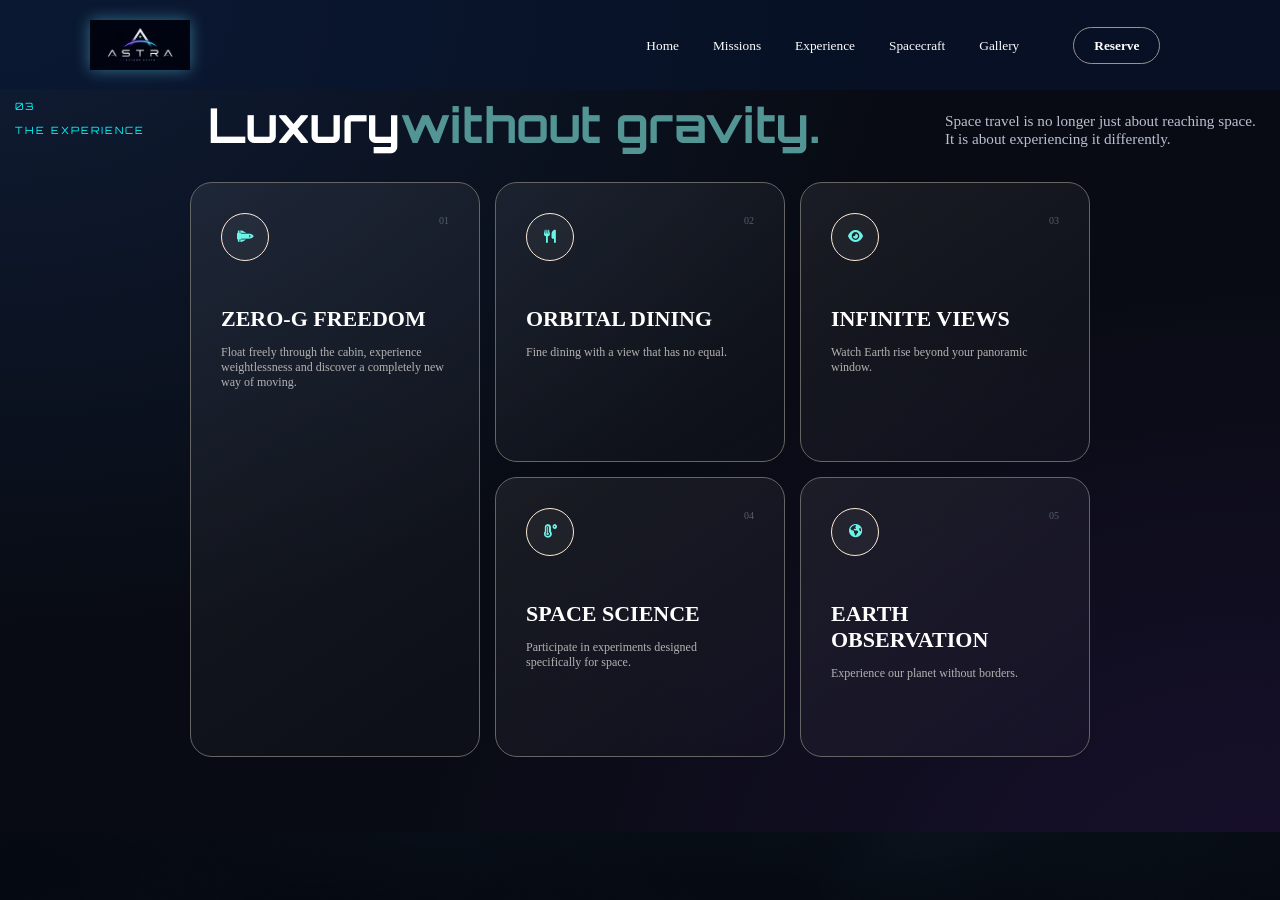
<file: experience.html>
<!DOCTYPE html>
<html lang="en">

<head>
    <meta charset="UTF-8">
    <meta name="viewport" content="width=device-width, initial-scale=1.0">
    <title>Experience</title>
    <link rel="stylesheet" href="style.css">
    <link rel="preconnect" href="https://fonts.googleapis.com">
    <link rel="preconnect" href="https://fonts.gstatic.com" crossorigin>
    <link
        href="https://fonts.googleapis.com/css2?family=Bebas+Neue&family=Doto:wght@100..900&family=Orbitron:wght@400..900&family=Oswald:wght@200..700&family=Roboto:ital,wght@0,100..900;1,100..900&display=swap"
        rel="stylesheet">
    <link rel="stylesheet" href="https://cdnjs.cloudflare.com/ajax/libs/font-awesome/6.5.2/css/all.min.css">
    <link rel="icon" type="image/png" href="./LOGO.png">
</head>

<body>
    <div class="hero">
        <header class="navbar">
            <div class="nav-wrapper">
                <a href="#home" class="logos">
                    <img src="./LOGO.png" alt="ASTRA logo" class="brand-logo">
                    <!-- <div class="logo-mark">
                        ✦ &nbsp;ASTRA
                    </div> -->
                </a>
                <nav class="navigation">
                    <a href="index.html">Home</a>
                    <a href="./mission.html">Missions</a>

                    <a href="./experience.html" target="_blank">Experience</a>

                    <a href="./spacecraft.html" target="_blank">Spacecraft</a>

                    <a href="./gallery.html" target="_blank">Gallery</a>

                    <a href="./reserve.html" class="nav-cta">Reserve</a>
                </nav>
            </div>
        </header>

        <!-- & experience -->
        <div class="experience" id="experience">
            <div class="section-heading">
                <div class="section-tag">03<br><br>THE EXPERIENCE</div>
                <h2>Luxury<span>without gravity.</span>
                </h2><br><br>
                <p>Space travel is no longer just about reaching space.
                    <br> It is about experiencing it differently.
                </p>
            </div>
            <div class="exp-grid">
                <div class="grid large">
                    <div class="logo"><i class="fa-solid fa-shuttle-space" style="color: rgb(107, 244, 231);"></i></div>
                    <span>01</span>
                    <h4>ZERO-G FREEDOM</h4>
                    <p class="pp2">Float freely through the cabin, experience weightlessness and discover a completely
                        new
                        way of moving.</p>
                    <!-- <a href="./mission.html">EXPLORE <i class="fa-solid fa-arrow-right" style="color: rgb(107, 244, 231);"></i></a> -->

                </div>
                <div class="grid">
                    <div class="logo"><i class="fa-solid fa-utensils" style="color: rgb(107, 244, 231);"></i></div>
                    <span>02</span>
                    <h4>ORBITAL DINING</h4>
                    <p class="pp2">Fine dining with a view that has no equal.</p>
                    <!-- <a href="">DISCOVER <i class="fa-solid fa-arrow-right" style="color: rgb(107, 244, 231);"></i></a> -->

                </div>
                <div class="grid">
                    <div class="logo"><i class="fa-solid fa-eye" style="color: rgb(107, 244, 231);"></i></div>
                    <span>03</span>
                    <h4>INFINITE VIEWS</h4>
                    <p class="pp2">Watch Earth rise beyond your panoramic window.</p>
                    <!-- <a href="">DISCOVER <i class="fa-solid fa-arrow-right" style="color: rgb(107, 244, 231);"></i></a> -->

                </div>
                <div class="grid">
                    <div class="logo"><i class="fa-solid fa-temperature-high" style="color: rgb(107, 244, 231);"></i>
                    </div>
                    <span>04</span>
                    <h4>SPACE SCIENCE</h4>
                    <p class="pp2">Participate in experiments designed specifically for space.</p>
                    <!-- <a href="">DISCOVER <i class="fa-solid fa-arrow-right" style="color: rgb(107, 244, 231);"></i></a> -->
                </div>
                <div class="grid">
                    <div class="logo"><i class="fa-solid fa-earth-americas" style="color: rgb(107, 244, 231);"></i>
                    </div>
                    <span>05</span>
                    <h4>EARTH OBSERVATION</h4>
                    <p class="pp2">Experience our planet without borders.</p>
                    <!-- <a href="">DISCOVER <i class="fa-solid fa-arrow-right" style="color: rgb(107, 244, 231);"></i></a> -->

                </div>
            </div>
        </div>

</body>

</html>
</file>
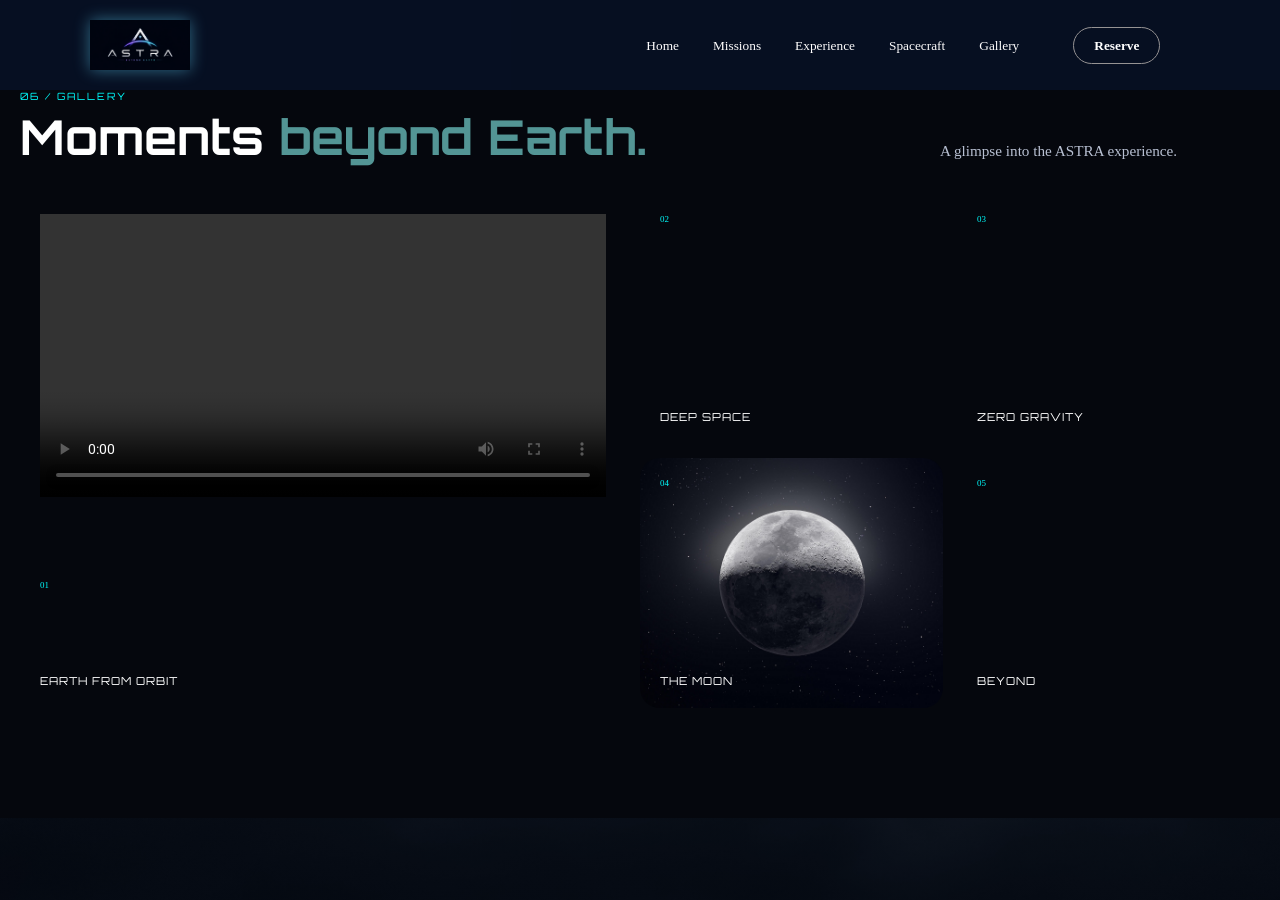
<file: gallery.html>
<!DOCTYPE html>
<html lang="en">

<head>
    <meta charset="UTF-8">
    <meta name="viewport" content="width=device-width, initial-scale=1.0">
    <title>Gallery</title>
    <link rel="stylesheet" href="style.css">
    <link rel="preconnect" href="https://fonts.googleapis.com">
    <link rel="preconnect" href="https://fonts.gstatic.com" crossorigin>
    <link
        href="https://fonts.googleapis.com/css2?family=Bebas+Neue&family=Doto:wght@100..900&family=Orbitron:wght@400..900&family=Oswald:wght@200..700&family=Roboto:ital,wght@0,100..900;1,100..900&display=swap"
        rel="stylesheet">
    <link rel="stylesheet" href="https://cdnjs.cloudflare.com/ajax/libs/font-awesome/6.5.2/css/all.min.css">
    <link rel="icon" type="image/png" href="./LOGO.png">
</head>

<body>
    <div class="hero">
        <header class="navbar">
            <div class="nav-wrapper">
                <a href="#home" class="logos">
                    <img src="./LOGO.png" alt="ASTRA logo" class="brand-logo">
                    <!-- <div class="logo-mark">
                        ✦ &nbsp;ASTRA
                    </div> -->
                </a>
                <nav class="navigation">
                    <a href="index.html">Home</a>
                    <a href="./mission.html">Missions</a>

                    <a href="./experience.html" target="_blank">Experience</a>

                    <a href="./spacecraft.html" target="_blank">Spacecraft</a>

                    <a href="./gallery.html" target="_blank">Gallery</a>

                    <a href="./reserve.html" class="nav-cta">Reserve</a>
                </nav>
            </div>
        </header>

        <!-- & gallery -->
        <section class="gallery section" id="gallery">
            <div class="section-heading">
                <div>
                    <div class="section-tag">
                        06 / GALLERY
                    </div>
                    <h2>Moments
                        <span>beyond Earth.</span>
                    </h2>
                </div>
                <p>A glimpse into the ASTRA experience.</p>
            </div>
            <div class="gallery-grid">
                <div class="gallery-item gallery-main">
                    <video src="./201404-915375388_medium.mp4" controls loop autoplay></video>
                    <span>01</span>
                    <div>EARTH FROM ORBIT</div>
                </div>
                <div class="gallery-item gallery-two">
                    <span>02</span>
                    <div>DEEP SPACE</div>
                </div>
                <div class="gallery-item gallery-three">
                    <span>03</span>
                    <div>ZERO GRAVITY</div>
                </div>
                <div class="gallery-item gallery-four">
                    <span>04</span>
                    <div>THE MOON</div>
                </div>
                <div class="gallery-item gallery-five">
                    <span>05</span>
                    <div>BEYOND</div>
                </div>
            </div>
        </section>
</body>

</html>
</file>
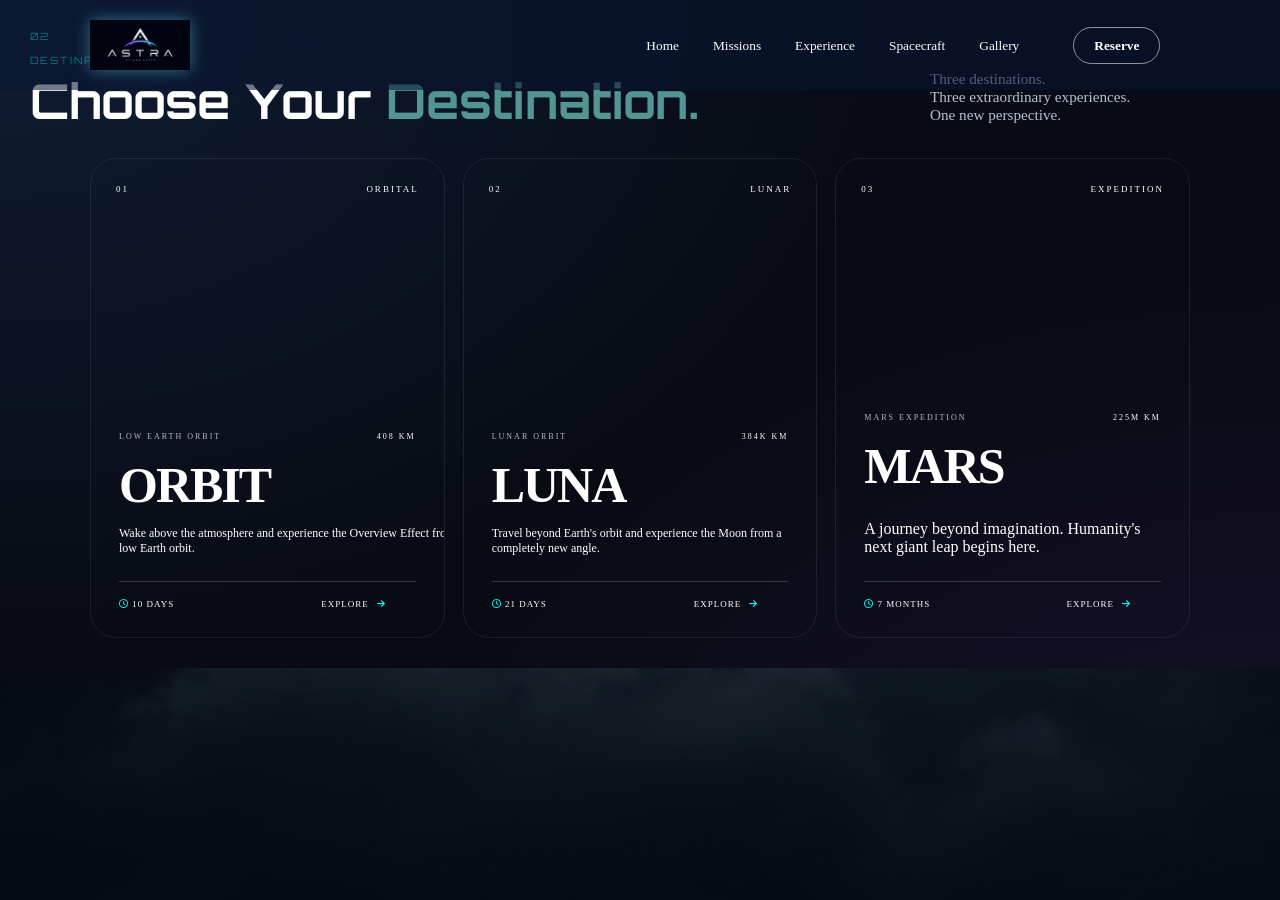
<file: mission.html>
<!DOCTYPE html>
<html lang="en">

<head>
    <meta charset="UTF-8">
    <meta name="viewport" content="width=device-width, initial-scale=1.0">
    <title>Mission</title>
    <link rel="stylesheet" href="style.css">
    <link rel="preconnect" href="https://fonts.googleapis.com">
    <link rel="preconnect" href="https://fonts.gstatic.com" crossorigin>
    <link
        href="https://fonts.googleapis.com/css2?family=Bebas+Neue&family=Doto:wght@100..900&family=Orbitron:wght@400..900&family=Oswald:wght@200..700&family=Roboto:ital,wght@0,100..900;1,100..900&display=swap"
        rel="stylesheet">
    <link rel="stylesheet" href="https://cdnjs.cloudflare.com/ajax/libs/font-awesome/6.5.2/css/all.min.css">
    <link rel="icon" type="image/png" href="./LOGO.png">
</head>

<body>
    <div class="hero">
        <header class="navbar">
            <div class="nav-wrapper">
                <a href="#home" class="logos">
                    <img src="./LOGO.png" alt="ASTRA logo" class="brand-logo">
                    <!-- <div class="logo-mark">
                        ✦ &nbsp;ASTRA
                    </div> -->
                </a>
                <nav class="navigation">

                    <a href="index.html">Home</a>
                    <a href="./mission.html">Missions</a>

                    <a href="./experience.html" target="_blank">Experience</a>

                    <a href="./spacecraft.html" target="_blank">Spacecraft</a>

                    <a href="./gallery.html" target="_blank">Gallery</a>

                    <a href="./reserve.html" class="nav-cta">Reserve</a>
                </nav>
            </div>
        </header>

        <!-- & mission & -->

        <div class="destination" id="missions">

            <div class="section-heading">
                <div>
                    <div class="section-tag">
                        02<br><br>DESTINATIONS
                    </div>
                    <h2>Choose Your
                        <span>Destination.</span>
                    </h2>
                </div>
                <p>Three destinations. <br>Three extraordinary experiences.<br> One new perspective.</p>
            </div>
            <div class="mission-grid">
                <div class="mission-card orbit">
                    <div class="mission-bg"></div>
                    <div class="mission-top">
                        <span>01</span>
                        <span>ORBITAL</span>
                    </div>
                    <div class="mission-content">
                        <div class="mission-meta">
                            LOW EARTH ORBIT
                            <span>408 KM</span>
                        </div>
                        <h3>
                            ORBIT
                        </h3>
                        <p>
                            Wake above the atmosphere
                            and experience the Overview
                            Effect from low Earth orbit.
                        </p>
                        <div class="mission-footer">
                            <span>
                                <i class="fa-regular fa-clock"></i>
                                10 DAYS
                            </span>
                            <a href="#contact">
                                EXPLORE
                                <i class="fa-solid fa-arrow-right"></i>
                            </a>
                        </div>
                    </div>
                </div>
                <div class="mission-card moon">
                    <div class="mission-bg"></div>
                    <div class="mission-overlay"></div>
                    <div class="mission-top">
                        <span>
                            02
                        </span>
                        <span>
                            LUNAR
                        </span>
                    </div>
                    <div class="mission-content">
                        <div class="mission-meta">
                            LUNAR ORBIT
                            <span>384K KM</span>
                        </div>
                        <h3>
                            LUNA
                        </h3>
                        <p>
                            Travel beyond Earth's orbit
                            and experience the Moon
                            from a completely new angle.
                        </p>
                        <div class="mission-footer">
                            <span>
                                <i class="fa-regular fa-clock"></i>
                                21 DAYS
                            </span>
                            <a href="#contact">
                                EXPLORE
                                <i class="fa-solid fa-arrow-right"></i>
                            </a>
                        </div>
                    </div>
                </div>
                <div class="mission-card mars">
                    <div class="mission-bg"></div>
                    <div class="mission-overlay"></div>
                    <div class="mission-top">
                        <span>
                            03
                        </span>
                        <span>
                            EXPEDITION
                        </span>
                    </div>
                    <div class="mission-content">
                        <div class="mission-meta">
                            MARS EXPEDITION
                            <span>225M KM</span>
                        </div>
                        <h3>
                            MARS
                        </h3>
                        </p>
                        A journey beyond imagination.
                        Humanity's next giant leap
                        begins here.
                        </p>
                        <div class="mission-footer">
                            <span>
                                <i class="fa-regular fa-clock"></i>
                                7 MONTHS
                            </span>
                            <a href="#contact">
                                EXPLORE
                                <i class="fa-solid fa-arrow-right"></i>
                            </a>
                        </div>
                    </div>
                </div>
            </div>
        </div>

    </div>
</body>

</html>
</file>
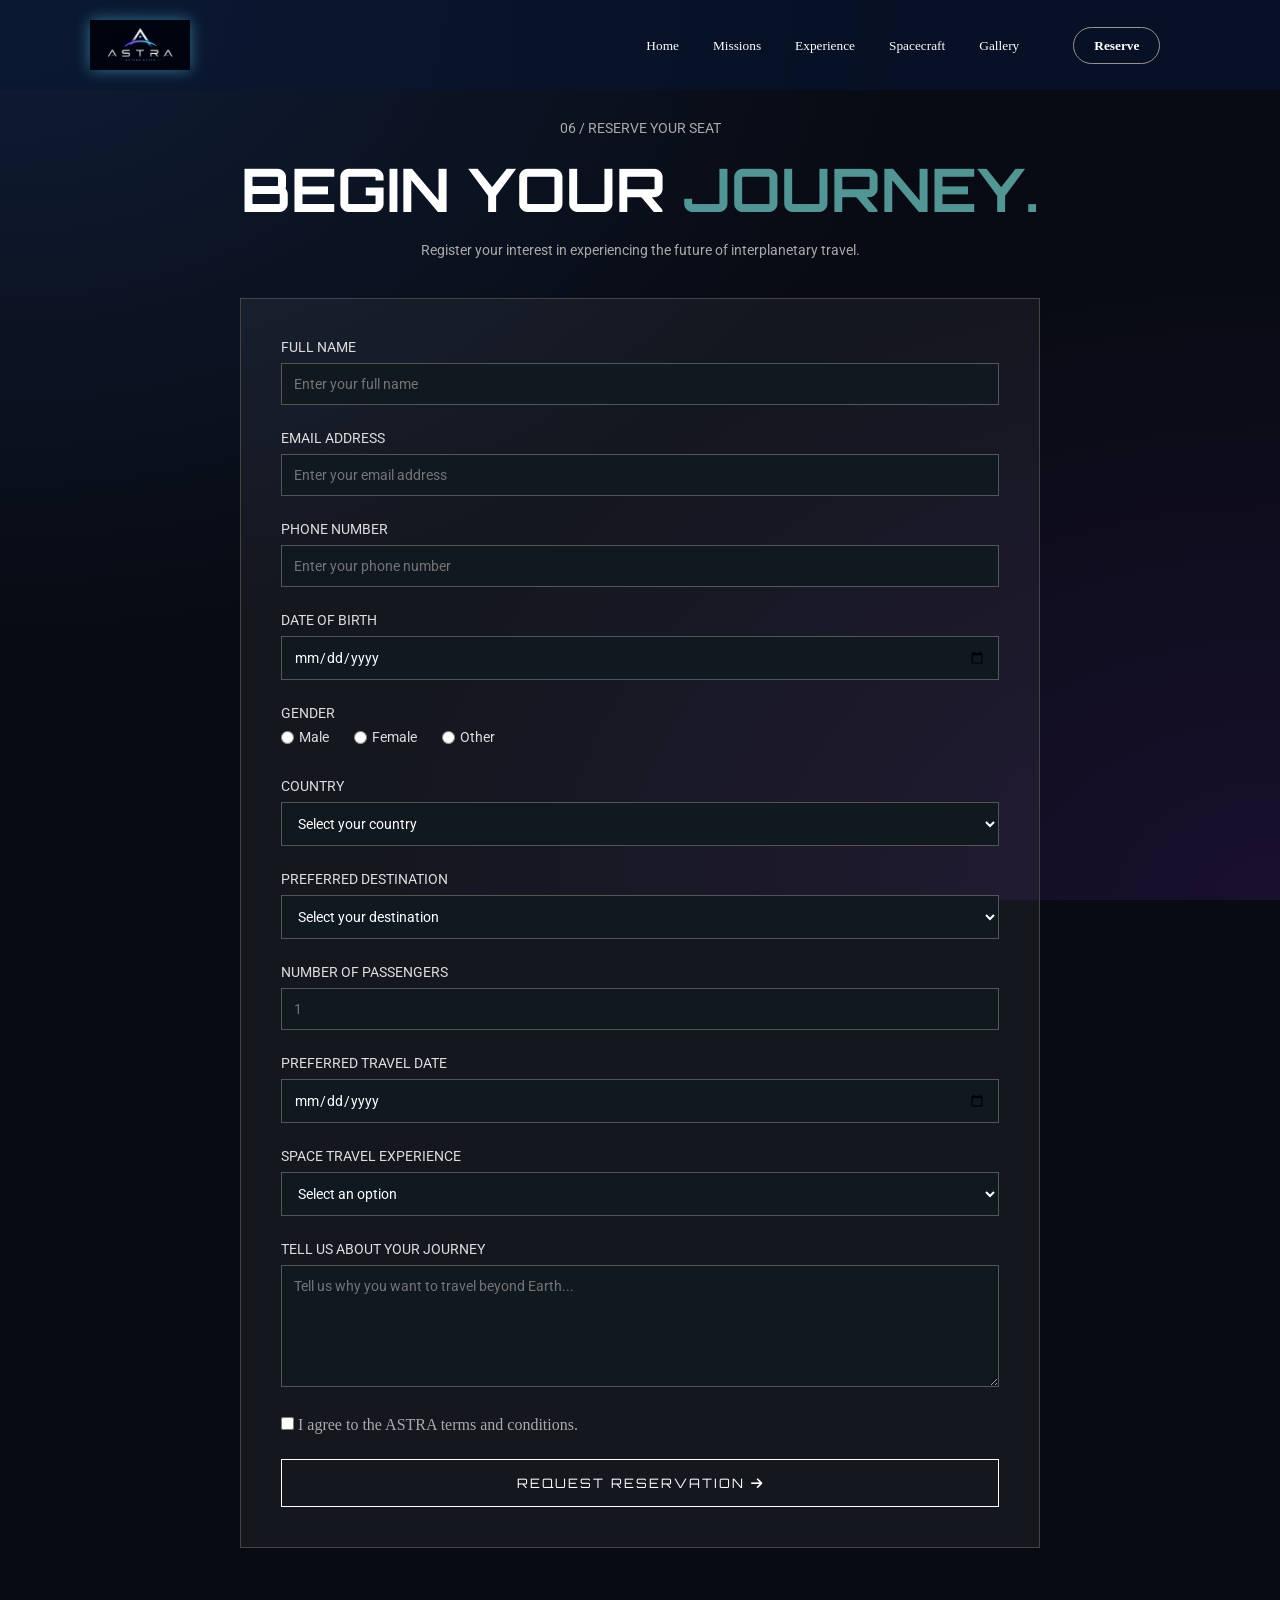
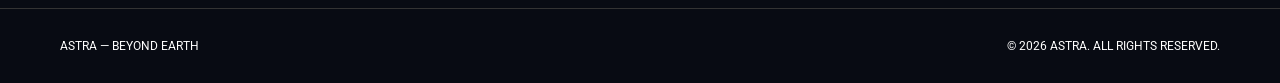
<file: registration.html>
<!DOCTYPE html>
<html lang="en">

<head>
    <meta charset="UTF-8">
    <meta name="viewport" content="width=device-width, initial-scale=1.0">
    <title>ASTRA</title>
    <link rel="stylesheet" href="style.css">
    <link rel="preconnect" href="https://fonts.googleapis.com">
    <link rel="preconnect" href="https://fonts.gstatic.com" crossorigin>
    <link
        href="https://fonts.googleapis.com/css2?family=Bebas+Neue&family=Doto:wght@100..900&family=Orbitron:wght@400..900&family=Oswald:wght@200..700&family=Roboto:ital,wght@0,100..900;1,100..900&display=swap"
        rel="stylesheet">
    <link rel="stylesheet" href="https://cdnjs.cloudflare.com/ajax/libs/font-awesome/6.5.2/css/all.min.css">
    <link rel="icon" type="image/png" href="./LOGO.png">
</head>

<body>
    <header class="navbar">
        <div class="nav-wrapper">
            <a href="#home" class="logos">
                <img src="./LOGO.png" alt="ASTRA logo" class="brand-logo">
                <!-- <div class="logo-mark">
                        ✦ &nbsp;ASTRA
                    </div> -->
            </a>
            <nav class="navigation">

                <a href="index.html">Home</a>

                <a href="./mission.html">Missions</a>

                <a href="./experience.html" target="_blank">Experience</a>

                <a href="./spacecraft.html" target="_blank">Spacecraft</a>

                <a href="./gallery.html" target="_blank">Gallery</a>

                <a href="./reserve.html" class="nav-cta">Reserve</a>
            </nav>
        </div>
    </header>
    <section class="registration">
        <div class="registration-heading">
            <p>06 / RESERVE YOUR SEAT</p>
            <h1>BEGIN YOUR<span> JOURNEY.</span></h1>
            <p>Register your interest in experiencing the future of interplanetary travel.</p>
        </div>
        <form action="">
            <div class="form-group">
                <label for="fullname">FULL NAME</label>
                <input type="text" id="fullname" name="fullname" placeholder="Enter your full name" required>
            </div>
            <div class="form-group">
                <label for="email">EMAIL ADDRESS</label>
                <input type="email" id="email" name="email" placeholder="Enter your email address" required>
            </div>
            <div class="form-group">
                <label for="phone">PHONE NUMBER</label>
                <input type="tel" id="phone" name="phone" placeholder="Enter your phone number" required>
            </div>
            <div class="form-group">
                <label for="dob">DATE OF BIRTH</label>
                <input type="date" id="dob" name="dob" required>
            </div>
            <div class="form-group">
                <label for="">GENDER</label>
                <div class="radio-group">
                    <label>
                        <input type="radio" name="gender" value="male">Male</label>
                    <label>
                        <input type="radio" name="gender" value="female">Female</label>
                    <label>
                        <input type="radio" name="gender" value="other">Other
                    </label>
                </div>
            </div>
            <div class="form-group">
                <label for="country">COUNTRY</label>
                <select id="country" name="country" required>
                    <option value="">Select your country</option>
                    <option value="india">India</option>
                    <option value="usa">United States</option>
                    <option value="uk">United Kingdom</option>
                    <option value="canada">Canada</option>
                    <option value="australia">Australia</option>
                    <option value="other">Other</option>
                </select>
            </div>
            <div class="form-group">
                <label for="destination">PREFERRED DESTINATION</label>
                <select id="destination" name="destination" required>
                    <option value="">Select your destination</option>
                    <option value="orbit">Low Earth Orbit</option>
                    <option value="moon">Lunar Experience</option>
                    <option value="mars">Mars Expedition</option>
                </select>
            </div>
            <div class="form-group">
                <label for="passengers">NUMBER OF PASSENGERS</label>
                <input type="number" id="passengers" name="passengers" min="1" max="10" placeholder="1" required>
            </div>
            <div class="form-group">
                <label for="travel-date">PREFERRED TRAVEL DATE</label>
                <input type="date" id="travel-date" name="travel-date" required>
            </div>
            <div class="form-group">
                <label for="experience">SPACE TRAVEL EXPERIENCE</label>
                <select id="experience" name="experience">
                    <option value="">Select an option</option>
                    <option value="first-time">First Space Journey</option>
                    <option value="experienced">Previous Space Experience</option>
                </select>
            </div>
            <div class="form-group">
                <label for="message">TELL US ABOUT YOUR JOURNEY</label>
                <textarea id="message" name="message" rows="6"
                    placeholder="Tell us why you want to travel beyond Earth..."></textarea>
            </div>
            <div class="terms">
                <label>
                    <input type="checkbox" name="terms" required>
                    I agree to the ASTRA
                    terms and conditions.
                </label>
            </div>
            <button type="submit" class="submit-btn">
                REQUEST RESERVATION
                <i class="fa-solid fa-arrow-right"></i>
            </button>
        </form>
    </section>

    <footer>
        <p>ASTRA — BEYOND EARTH</p>
        <p>© 2026 ASTRA. ALL RIGHTS RESERVED.</p>
    </footer>
</body>

</html>
</file>
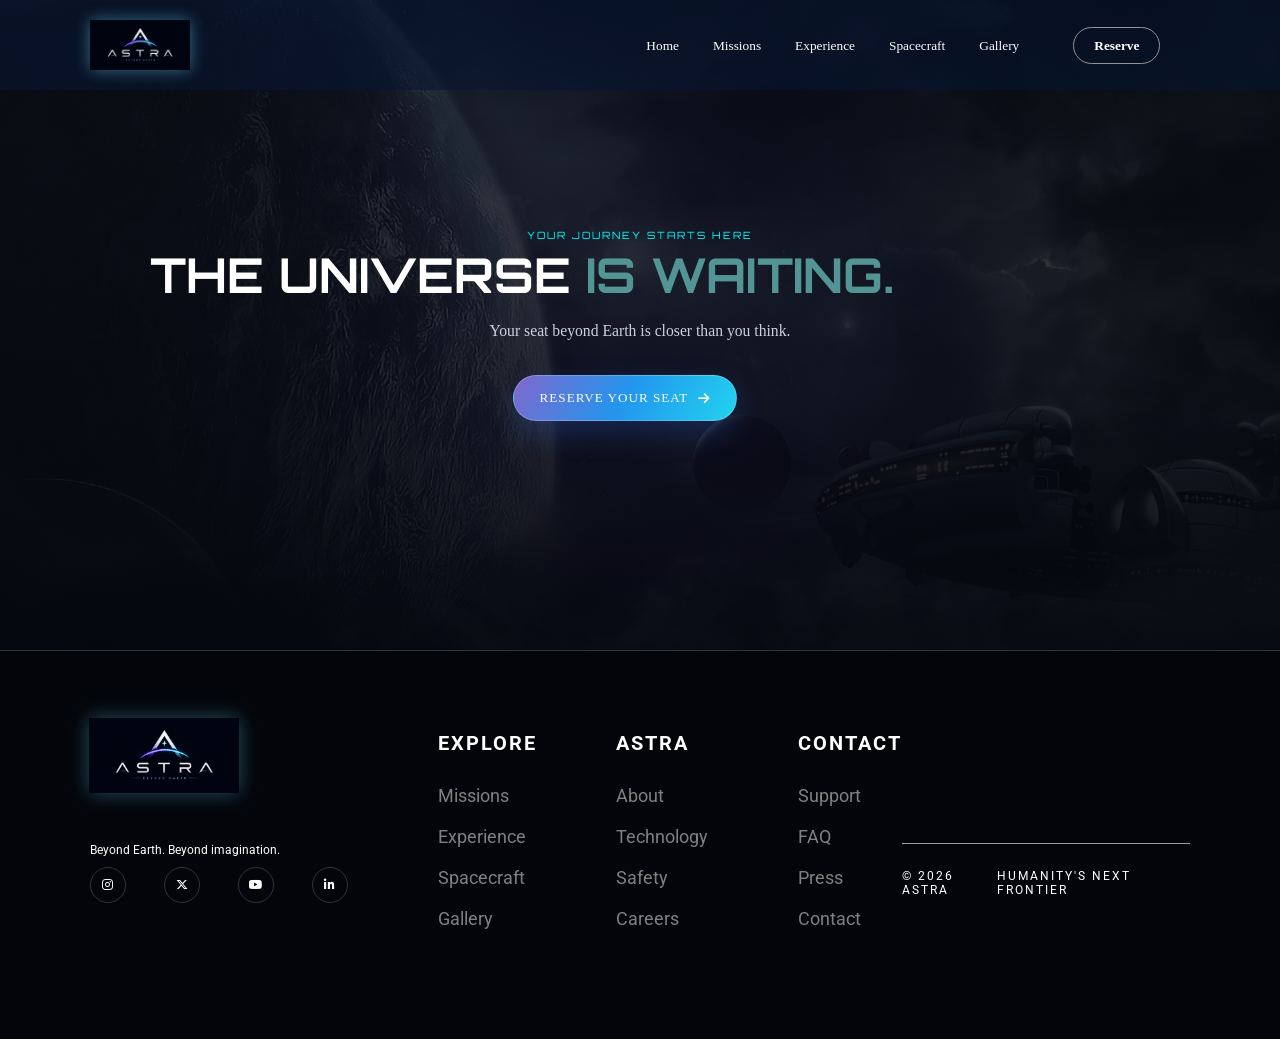
<file: reserve.html>
<!DOCTYPE html>
<html lang="en">

<head>
    <meta charset="UTF-8">
    <meta name="viewport" content="width=device-width, initial-scale=1.0">
    <title>ASTRA</title>
    <link rel="stylesheet" href="style.css">
    <link rel="preconnect" href="https://fonts.googleapis.com">
    <link rel="preconnect" href="https://fonts.gstatic.com" crossorigin>
    <link
        href="https://fonts.googleapis.com/css2?family=Bebas+Neue&family=Doto:wght@100..900&family=Orbitron:wght@400..900&family=Oswald:wght@200..700&family=Roboto:ital,wght@0,100..900;1,100..900&display=swap"
        rel="stylesheet">
    <link rel="stylesheet" href="https://cdnjs.cloudflare.com/ajax/libs/font-awesome/6.5.2/css/all.min.css">
    <link rel="icon" type="image/png" href="./LOGO.png">
</head>

<body>
    <div class="hero">
        <header class="navbar">
            <div class="nav-wrapper">
                <a href="#home" class="logos">
                    <img src="./LOGO.png" alt="ASTRA logo" class="brand-logo">
                    <!-- <div class="logo-mark">
                        ✦ &nbsp;ASTRA
                    </div> -->
                </a>
                <nav class="navigation">
                    <a href="index.html">Home</a>
                    <a href="./mission.html">Missions</a>

                    <a href="./experience.html" target="_blank">Experience</a>

                    <a href="./spacecraft.html" target="_blank">Spacecraft</a>

                    <a href="./gallery.html" target="_blank">Gallery</a>

                    <a href="./reserve.html" class="nav-cta">Reserve</a>
                </nav>
            </div>
        </header>

        <section class="final-cta" id="contact">
            <div class="cta-stars"></div>
            <div class="cta-content">
                <div class="section-tag">
                    YOUR JOURNEY STARTS HERE
                </div>
                <h2>THE UNIVERSE
                    <span>IS WAITING.</span>
                </h2>
                <p>Your seat beyond Earth is closer
                    than you think.
                </p>
                <a href="./registration.html" class="button button-primary">Reserve Your Seat<i
                        class="fa-solid fa-arrow-right"></i></a>
            </div>
        </section>

        <footer class="footer">
            <div class="footer-top">
                <div class="footer-brand">
                    <a href="#home" class="logo footer-logo-link">
                        <img src="./LOGO.png" alt="ASTRA logo" class="footer-logo">
                    </a>
                    <p>Beyond Earth.
                        Beyond imagination.</p>
                    <div class="socials">
                        <a href=""><i class="fa-brands fa-instagram"></i></a>
                        <a href=""><i class="fa-brands fa-x-twitter"></i></a>
                        <a href=""><i class="fa-brands fa-youtube"></i></a>
                        <a href=""><i class="fa-brands fa-linkedin-in"></i></a>
                    </div>
                </div>
                <div class="footer-column">
                    <h4>EXPLORE</h4>
                    <a href="./mission.html">Missions</a>
                    <a href="./experience.html">Experience</a>
                    <a href="./spacecraft.html">Spacecraft</a>
                    <a href="./reserve.html">Gallery</a>
                </div>
                <div class="footer-column">
                    <h4>ASTRA</h4>
                    <a href="">About</a>
                    <a href="">Technology</a>
                    <a href="">Safety</a>
                    <a href="">Careers</a>
                </div>
                <div class="footer-column">
                    <h4>CONTACT</h4>
                    <a href="">Support</a>
                    <a href="">FAQ</a>
                    <a href="">Press</a>
                    <a href="">Contact</a>
                </div>
            </div>
            <div class="footer-bottom">
                <span>
                    &copy; 2026 ASTRA
                </span>
                <span>
                    HUMANITY'S NEXT FRONTIER
                </span>
            </div>
        </footer>
</body>

</html>
</file>
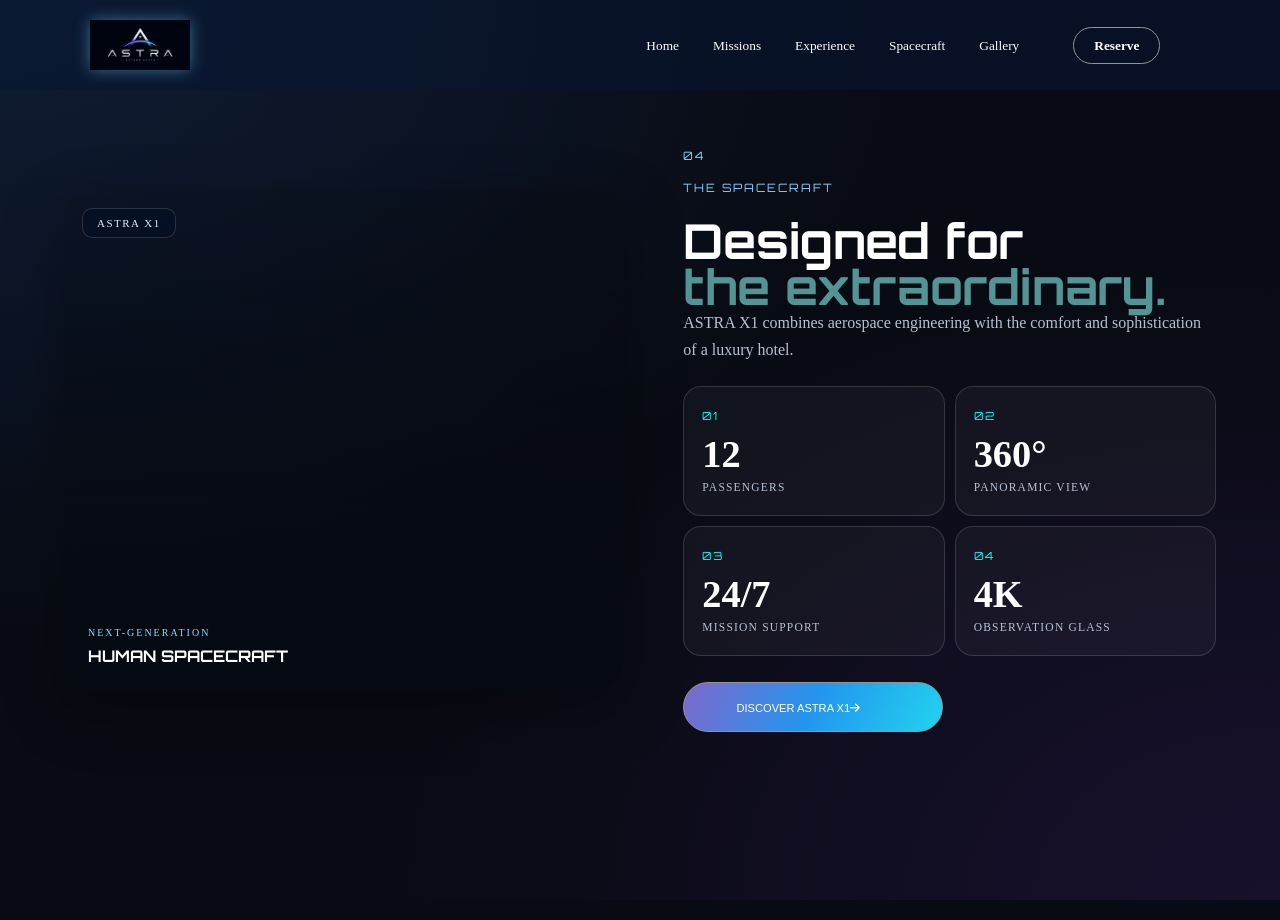
<file: spacecraft.html>
<!DOCTYPE html>
<html lang="en">

<head>
    <meta charset="UTF-8">
    <meta name="viewport" content="width=device-width, initial-scale=1.0">
    <title>Spacecraft</title>
    <link rel="stylesheet" href="style.css">
    <link rel="preconnect" href="https://fonts.googleapis.com">
    <link rel="preconnect" href="https://fonts.gstatic.com" crossorigin>
    <link
        href="https://fonts.googleapis.com/css2?family=Bebas+Neue&family=Doto:wght@100..900&family=Orbitron:wght@400..900&family=Oswald:wght@200..700&family=Roboto:ital,wght@0,100..900;1,100..900&display=swap"
        rel="stylesheet">
    <link rel="stylesheet" href="https://cdnjs.cloudflare.com/ajax/libs/font-awesome/6.5.2/css/all.min.css">
    <link rel="icon" type="image/png" href="./LOGO.png">
</head>

<body>
    <header class="navbar">
        <div class="nav-wrapper">
            <a href="#home" class="logos">
                <img src="./LOGO.png" alt="ASTRA logo" class="brand-logo">
                <!-- <div class="logo-mark">
                        ✦ &nbsp;ASTRA
                    </div> -->
            </a>
            <nav class="navigation">
                <a href="index.html">Home</a>
                <a href="./mission.html">Missions</a>

                <a href="./experience.html" target="_blank">Experience</a>

                <a href="./spacecraft.html" target="_blank">Spacecraft</a>

                <a href="./gallery.html" target="_blank">Gallery</a>

                <a href="./reserve.html" class="nav-cta">Reserve</a>
            </nav>
        </div>
    </header>


    <!-- & spacecraft -->
    <div class="spacecraft" id="spacecraft">

        <div class="space-img">
            <div class="space-badge">ASTRA X1</div>
            <div class="space-caption">
                <p class="space-kicker">NEXT-GENERATION</p>
                <h3>HUMAN SPACECRAFT</h3>
            </div>
        </div>

        <div class="space-data">
            <div class="section-kicker">04<br><br>THE SPACECRAFT</div>

            <div class="space-copy">
                <h2>Designed for <br>
                    <span>the extraordinary.</span>
                </h2>
                <p>ASTRA X1 combines aerospace engineering with the comfort and sophistication of a luxury
                    hotel.
                </p>
            </div>

            <div class="stats-grid">
                <div class="stat-card">
                    <p class="stat-number">01</p>
                    <h3>12</h3>
                    <p class="pp2">PASSENGERS</p>
                </div>
                <div class="stat-card">
                    <p class="stat-number">02</p>
                    <h3>360°</h3>
                    <p class="pp2">PANORAMIC VIEW</p>
                </div>
                <div class="stat-card">
                    <p class="stat-number">03</p>
                    <h3>24/7</h3>
                    <p class="pp2">MISSION SUPPORT</p>
                </div>
                <div class="stat-card">
                    <p class="stat-number">04</p>
                    <h3>4K</h3>
                    <p class="pp2">OBSERVATION GLASS</p>
                </div>
            </div>

            <button class="button color"><a href="#missions">DISCOVER ASTRA X1<i
                        class="fa-solid fa-arrow-right"></i></a></button>
        </div>

    </div>

</body>

</html>
</file>
<file: style.css>
* {
    margin: 0;
    padding: 0;
    box-sizing: border-box;
    scroll-behavior: smooth;
    color: white;

}

.hero {
    min-height: 100vh;

    background-image:
        linear-gradient(rgba(3, 8, 18, 0.35), rgba(3, 8, 18, 0.75)),
        url("./willgard-spaceship-5570682.jpg");
    background-size: cover;
    background-position: center;
    background-repeat: no-repeat;
    overflow: hidden;
    animation: heroZoom 5s ease-in-out infinite alternate;

}

body {
    background-color: #080b13;
    background-image:
        radial-gradient(at 0% 0%, rgba(59, 130, 246, 0.15) 0px, transparent 50%),
        radial-gradient(at 100% 100%, rgba(147, 51, 234, 0.12) 0px, transparent 50%);
    background-attachment: fixed;
}

@keyframes heroZoom {

    from {
        background-size: 110%;
    }

    to {
        background-size: 100%;
    }

}

.navbar {
    width: 100vw;
    position: fixed;
    top: 0;
    left: 0;
    z-index: 999;
    background-color: rgba(8, 22, 50, 0.568);

}

.logos {
    font-size: 1.5rem;
    font-weight: bold;
    display: flex;
    align-items: center;
    gap: 12px;
}

.brand-logo {
    width: 100px;
    height: 80px;
    object-fit: contain;
    filter: drop-shadow(0 0 8px rgba(100, 220, 255, 0.45));
}

.logo-mark {
    letter-spacing: 1px;
}

.nav-wrapper {
    width: 86%;
    height: 90px;
    margin: auto;
    display: flex;
    justify-content: space-between;
    align-items: center;
    color: white;
    text-decoration: none;
}


a {
    color: rgb(255, 254, 254);
    text-decoration: none;
    margin-right: 30px;
    font-size: smaller;

}


.navigation a:hover {
    color: lightblue;
}

.nav-cta {
    padding: 10px 20px;
    border: 1px solid rgb(149, 147, 147);
    width: 250px;
    height: 50px;
    background-color: transparent;
    border-radius: 40px;
    margin-left: 20px;
    color: white;
    font-weight: bold;
}

.nav-cta:hover {

    background: rgba(255, 255, 255, 0.496);
    color: black;
}

main {
    width: 100%;
    min-height: 100vh;
    /* background-color: rgb(3, 8, 18); */
    color: white;
    display: flex;
    justify-content: left;
    align-items: center;

}

.heading {
    color: white;

}

.hero-description {
    color: rgb(198, 197, 197);

    font-size: 0.8em;

    /* margin-top: 2px; */

    width: 50%;
    padding-left: 100px;
}

.head1,
.head2 {
    font-size: 6.5rem;
    font-family: "Orbitron", sans-serif;
    text-align: left;
    padding-left: 100px;
    line-height: 1;
}

.head2 {
    background:
        linear-gradient(90deg,
            white,
            #a78bfa,
            #22d3ee);
    color: transparent;
    -webkit-background-clip: text;
}





.color {
    padding: 10px 20px;
    border: 1px solid rgb(149, 147, 147);
    width: 200px;
    height: 50px;
    background: linear-gradient(115deg,
            #8067cc,
            #2296ee, #22d3ee);
    border-radius: 40px;
    margin-top: 20px;
    margin-left: 100px;
    padding-left: 20px;
    color: rgb(10, 1, 51);
    font-weight: 500;
}

.color:hover {
    box-shadow: 0px 0px 15px 2px #22d3ee;
}

/* & --- intro --- * */
.earth {
    width: 100%;
    height: 100%;
    /* margin-left: 100px; */
    /* margin-right: 100px; */
    margin-top: 30px;
    color: white;
    display: flex;
    justify-content: left;
    align-items: center;
    background-color: #080b13;
    background-image:
        radial-gradient(at 0% 0%, rgba(59, 130, 246, 0.15) 0px, transparent 50%),
        radial-gradient(at 100% 100%, rgba(147, 51, 234, 0.12) 0px, transparent 50%);
    background-attachment: fixed;
    padding-bottom: 50px;

}

.earth div {
    width: 50%;
    height: 100%;
    margin-top: 20px auto;
    display: flex;
    flex-direction: column;
    align-items: flex-start;


}

/* .earth img {
    width: 20%;
    height: 20%;
    border-radius: 20px;
    box-shadow: 0px 0px 15px 2px #22d3ee;
} */

.one {
    height: 300px;
    width: 500px;
    /* border: 1px solid white; */
    padding-left: 50px;
    margin-top: 0px auto;
    margin-left: 80px;
    align-self: flex-start;
    color: cyan;
    font-family: "Orbitron", sans-serif;
    font-size: 0.5em;
    letter-spacing: 2px;
}

.two {
    height: 500px;
    width: 700px;
    /* border: 1px solid white; */
    padding-left: 0;
    margin-left: -200px;

}

.two .pp1 {
    color: cyan;
    font-family: "Orbitron", sans-serif;
    font-size: 0.5em;
    letter-spacing: 2px;
}

h2 {
    font-size: 3rem;
    font-family: "Orbitron", sans-serif;
    text-align: left;
    padding-left: 0px;
    line-height: 1;
}

h2 span {
    color: rgb(83, 149, 149);
}

.two p {
    font-size: 0.8em;
    font-family: Arial, Helvetica, sans-serif;
    text-align: left;
    padding-left: 0px;
    line-height: 1.5;
    color: darkgray;
}

.three {
    height: 400px;
    width: 400px;
    /* border: 1px solid white; */
    padding: 0;
}

/* & ---mission--- *  */

.destination {
    width: 100%;
    height: 100%;
    /* margin-left: 100px; */
    /* margin-right: 100px; */
    padding-top: 400px;
    padding-bottom: 200px;
    color: white;
    /* display: flex;
    flex-direction: row; */
    justify-content: left;
    align-items: center;
    background-color: #080b13;
    background-image:
        radial-gradient(at 0% 0%, rgba(59, 130, 246, 0.15) 0px, transparent 50%),
        radial-gradient(at 100% 100%, rgba(147, 51, 234, 0.12) 0px, transparent 50%);
    background-attachment: fixed;
    padding: 30px;
}

.desti-two {

    width: 100%;
    height: 100%;
    margin-left: 100px;
    line-height: 1.2;
    padding-top: -100px;
    margin-bottom: 50px;
    margin-top: -20px;
    /* display: flex;
    flex-direction: column; */
}

.desti-three {
    width: 80%;
    height: 620px;
    margin-right: 100px;
    padding-top: 30px;
    display: grid;
    grid-template-columns: repeat(3, 0.8fr);
    grid-template-rows: repeat(1, 1fr);
    gap: 20px;
    padding-top: 50px;
}

.mission-grid {
    width: 1100px;
    margin: auto;
    display: grid;
    grid-template-columns: repeat(3, 1fr);
    gap: 18px;
}

.mission-card {
    height: 480px;
    position: relative;
    overflow: hidden;
    border-radius: 26px;
    border: 1px solid rgba(255, 255, 255, 0.08);
}

.mission-bg {
    position: absolute;
    top: 0;
    right: 0;
    bottom: 0;
    left: 0;
    background-size: cover;
    background-position: center;
    background-repeat: no-repeat;
    transition: transform 0.8s ease;
}

.orbit .mission-bg {
    background-image:
        url("https://media.istockphoto.com/id/957874610/photo/earth-sun-and-space-station.jpg?s=612x612&w=0&k=20&c=UBOXtW0sjMnR9R8b58LQRHuOj3M2N2pad-cqvcgSjHU=");
}

.moon .mission-bg {
    background-image: url("https://images.unsplash.com/photo-1444703686981-a3abbc4d4fe3?auto=format&fit=crop&w=1200&q=90");
}

.mars .mission-bg {
    background-image: url("https://images.unsplash.com/photo-1614728894747-a83421e2b9c9?auto=format&fit=crop&w=1200&q=90");
}

.mission-card:hover .mission-bg {
    transform: scale(1.08);
}

.mission-top {
    position: absolute;
    top: 25px;
    left: 25px;
    right: 25px;
    display: flex;
    justify-content: space-between;
    font-size: 9px;
    letter-spacing: 2px;
    color: #d1d4df;
}

.mission-content {
    position: absolute;
    left: 28px;
    right: 28px;
    bottom: 28px;
}

.mission-meta {
    display: flex;
    justify-content: space-between;
    font-size: 8px;
    letter-spacing: 2px;
    color: #b6bbc8;
    margin-bottom: 15px;
}

.mission-content h3 {
    font-size: 50px;
    letter-spacing: -2px;
}

.mission-content p {
    font-size: 12px;
    width: 340px;
    margin: 12px 0 25px;
}

.mission-footer {
    border-top: 1px solid rgba(255, 255, 255, 0.18);
    padding-top: 17px;
    display: flex;
    justify-content: space-between;
    align-items: center;
}

.mission-footer span,
.mission-footer a {
    font-size: 9px;
    letter-spacing: 1px;
}

.mission-footer a {
    display: flex;
    gap: 8px;
}

.mission-footer i {
    color: cyan;

}

/* &--- experience--- */
.experience {
    width: 100%;
    height: 100%;

    /* margin-right: 100px; */
    padding-top: 100px;
    padding-bottom: 200px;
    color: white;
    /* display: flex; */
    /* flex-direction: column; */
    justify-content: left;
    align-items: center;
    background-color: #080b13;
    background-image:
        radial-gradient(at 0% 0%, rgba(59, 130, 246, 0.15) 0px, transparent 50%),
        radial-gradient(at 100% 100%, rgba(147, 51, 234, 0.12) 0px, transparent 50%);
    background-attachment: fixed;

}

.exp-grid {
    width: 900px;
    height: 450px;
    margin: auto;
    display: grid;
    grid-template-columns: repeat(3, 1fr);
    gap: 15px;
}

.grid {
    height: 280px;
    width: 100%;
    position: relative;
    padding: 30px;
    overflow: hidden;
    border-radius: 22px;
    border: 1px solid rgb(102, 101, 101);
    background:
        linear-gradient(145deg,
            rgba(255, 255, 255, 0.07),
            rgba(255, 255, 255, 0.015));
    transition: 0.4s;
}

.grid:hover {

    transform: translateY(-7px);
    border-color: rgba(139, 92, 246, 0.45);
    background:
        linear-gradient(145deg,
            rgba(139, 92, 246, 0.12),
            rgba(255, 255, 255, 0.02));
}

.logo {

    width: 48px;
    height: 48px;
    display: flex;
    justify-content: center;
    align-items: center;
    border: 1px solid rgb(252, 232, 212);
    border-radius: 50%;
    color: cyan;
    background: rgba(255, 255, 255, 0.04);
}

.grid h4 {
    margin-top: 45px;
    font-size: 22px;
}

.pp2 {
    font-size: 12px;
    margin-top: 13px;
    width: 100%;
    max-width: 380px;
    color: rgb(181, 178, 178);
}

.large {
    grid-row: span 2;
    height: 575px;
}

.grid span {
    position: absolute;
    top: 32px;
    right: 30px;
    color: #555c6f;
    font-size: 10px;
}

.grid a,
.grid i {
    font-size: smaller;
    color: cyan;

}

.grid a {
    font-size: xx-small;
    margin-top: 100px;
}

/* &--spacecraft--& */
.spacecraft {
    width: 90vw;
    height: 80vh;

    margin: 80px auto 120px;
    color: white;
    display: grid;
    grid-template-columns: 1.05fr 1fr;
    gap: 60px;
    align-items: center;
}

.space-img {
    position: relative;
    height: 500px;
    border-radius: 24px;
    overflow: hidden;
    background:
        linear-gradient(180deg, rgba(0, 0, 0, 0.15), rgba(3, 8, 18, 0.65)),
        url("https://images.unsplash.com/photo-1517976547714-720226b864c1?w=500&auto=format&fit=crop&q=60&ixlib=rb-4.1.0&ixid=M3wxMjA3fDB8MHxzZWFyY2h8MjB8fHJvY2tldCUyMGxhdW5jaHxlbnwwfHwwfHx8MA%3D%3D");
    background-size: cover;
    background-position: center;
    box-shadow: 0 20px 60px rgba(0, 0, 0, 0.35);
}

.space-badge {
    position: absolute;
    top: 18px;
    left: 18px;
    background: rgba(5, 16, 36, 0.78);
    color: #d8f0ff;
    border: 1px solid rgba(255, 255, 255, 0.14);
    border-radius: 10px;
    padding: 8px 14px;
    font-size: 11px;
    letter-spacing: 1.5px;
    text-transform: uppercase;
}

.space-caption {
    position: absolute;
    left: 24px;
    bottom: 24px;
}

.space-kicker {
    color: #77e7ff;
    font-size: 10px;
    letter-spacing: 2px;
    text-transform: uppercase;
    margin-bottom: 8px;
}

.space-caption h3 {
    font-size: 1rem;
    font-family: "Orbitron", sans-serif;
}

.space-data {
    display: flex;
    flex-direction: column;
    gap: 22px;
}

.section-kicker {
    color: #78d4ff;
    font-family: "Orbitron", sans-serif;
    font-size: 0.72rem;
    letter-spacing: 2px;
    line-height: 1.4;
}

.space-copy h2 {
    font-size: 3rem;
    line-height: 0.95;
    font-family: "Orbitron", sans-serif;
}

.space-copy h2 span {
    color: rgb(83, 149, 149);
}

.space-copy p {
    color: #b8c0d2;
    font-size: 1rem;
    line-height: 1.7;
    max-width: 560px;
}

.stats-grid {
    display: grid;
    grid-template-columns: repeat(2, 1fr);
    gap: 10px;
}

.stat-card {
    background: rgba(255, 255, 255, 0.04);
    border: 1px solid rgba(255, 255, 255, 0.14);
    border-radius: 18px;
    padding: 22px 18px;
}

.stat-number {
    color: cyan;
    font-family: "Orbitron", sans-serif;
    font-size: 0.7rem;
    letter-spacing: 2px;
    margin-bottom: 12px;
}

.stat-card h3 {
    font-size: 2.4rem;
    line-height: 1;
    margin-bottom: 8px;
}

.stat-card .pp2 {
    width: 100%;
    margin: 0;
    font-size: 0.72rem;
    letter-spacing: 1.2px;
    color: #b8c0d2;
}

.space-data .button.color {
    width: 260px;
    margin-left: 0;
    margin-top: 4px;
}

/* &-- gallery --& */
.gallery {
    background: #05070d;
    padding: 90px 20px 110px;
}

.section-heading {
    max-width: 1250px;
    margin: 0 auto 34px;
    display: flex;
    justify-content: space-between;
    align-items: flex-end;
    gap: 28px;
}

.section-tag {
    color: cyan;
    font-size: 10px;
    letter-spacing: 2px;
    text-transform: uppercase;
    font-family: "Orbitron", sans-serif;
    margin-bottom: 12px;
}

.section-heading h2 {
    font-size: 3rem;
    line-height: 0.95;
    font-family: "Orbitron", sans-serif;

}

.section-heading h2 span {
    color: rgb(83, 149, 149);
}

.section-heading p {
    color: #b8c0d2;
    font-size: 0.95rem;
    width: 320px;
}

.gallery-grid {
    max-width: 1250px;
    margin: auto;
    display: grid;
    grid-template-columns: 2fr 1fr 1fr;
    grid-template-rows: 250px 250px;
    gap: 14px;
}

.gallery-item {
    position: relative;
    overflow: hidden;
    border-radius: 20px;
    background-size: cover;
    background-position: center;
    display: flex;
    flex-direction: column;
    justify-content: space-between;
    padding: 20px;
    transition: 0.5s;
}

.gallery-item:hover {
    transform: translateY(-5px);
}

.gallery-item::after {

    position: absolute;
    inset: 0;
    background: linear-gradient(to bottom, rgba(0, 0, 0, 0.08), rgba(0, 0, 0, 0.78));
    z-index: 0;
}

.gallery-item span,
.gallery-item div {
    position: relative;
    z-index: 1;
}

.gallery-item span {
    font-size: 9px;
    color: cyan;
}

.gallery-item div {
    font-family: "Orbitron", sans-serif;
    font-size: 11px;
    letter-spacing: 1px;
}

.gallery-main {
    border-radius: 20px;
    grid-row: span 2;
    object-fit: contain;
    /* background-image:
        url("https://plus.unsplash.com/premium_photo-1677609371686-2cd94779a864?w=500&auto=format&fit=crop&q=60&ixlib=rb-4.1.0&ixid=M3wxMjA3fDB8MHxzZWFyY2h8NDN8fGVhcnRoJTIwZnJvbSUyMG9yYml0fGVufDB8fDB8fHww"); */

}

.gallery-two {

    background-image:
        url("https://images.unsplash.com/photo-1462331940025-496dfbfc7564?auto=format&fit=crop&w=800&q=90");

}

.gallery-three {

    background-image:
        url("https://media.istockphoto.com/id/1162816285/photo/view-of-moon-limb-with-earth-rising-on-the-horizon-footprints-as-an-evidence-of-people-being.jpg?s=2048x2048&w=is&k=20&c=cIBSzhh8nYWKjokt1KEZdi9Ikp37Xhbtf25jiWgMxLI=");

}

.gallery-four {

    background-image:
        url("./the\ moon.jpg");

}

.gallery-five {

    background-image:
        url("https://images.unsplash.com/photo-1451187580459-43490279c0fa?auto=format&fit=crop&w=800&q=90");

}

/* & --reserve-- */

.final-cta {
    min-height: 650px;
    position: relative;
    display: flex;
    align-items: center;
    justify-content: center;
    text-align: center;
    overflow: hidden;
    padding: 40px 20px;
    background:
        linear-gradient(rgba(5, 7, 13, 0.45), rgba(5, 7, 13, 0.9)),
        url("https://images.unsplash.com/photo-1446776811953-b23d57bd21aa?auto=format&fit=crop&w=2200&q=90");
    background-size: cover;
    background-position: center;
}

.cta-stars {
    position: absolute;
    width: 500px;
    height: 500px;
    border-radius: 50%;
    background: rgba(109, 40, 217, 0.38);
    filter: blur(150px);
    opacity: 0.16;
}

.cta-content {
    position: relative;
    width: 980px;
}

.cta-content h2 {
    font-size: 3rem;
    line-height: 0.92;
    font-family: "Orbitron", sans-serif;
    text-transform: uppercase;
}

.cta-content h2 span {
    color: rgb(83, 149, 149);
}

.cta-content p {
    width: 520px;
    margin: 25px auto 35px;
    color: #c9d1e0;
    font-size: 0.98rem;
}

.button-primary {
    display: inline-flex;
    align-items: center;
    gap: 10px;
    padding: 14px 26px;
    border-radius: 999px;
    background: linear-gradient(120deg, #8067cc, #2296ee, #22d3ee);
    color: white;
    font-size: 0.82rem;
    letter-spacing: 1px;
    text-transform: uppercase;
    border: 1px solid rgba(255, 255, 255, 0.22);
    box-shadow: 0 12px 30px rgba(51, 124, 255, 0.22);
    transition: 0.3s;
}

.button-primary:hover {
    transform: translateY(-2px);
    box-shadow: 0 16px 40px rgba(51, 124, 255, 0.38);
}

.footer {
    background: #03050a;
    padding: 80px 7% 30px;
}

.footer-top {
    max-width: 1250px;
    margin: auto;
    display: grid;
    grid-template-columns: 2fr 1fr 1fr 1fr;
    gap: 60px;
    padding-bottom: 80px;
}

.footer-brand p {
    font-size: 12px;
    max-width: 220px;
    margin: 10px 0;
}

.footer-logo-link {
    display: inline-flex;
    align-items: center;
    justify-content: center;
}

.footer-logo {
    width: 150px;
    height: 150px;
    margin-left: 100px;
    object-fit: contain;
    filter: drop-shadow(0 0 10px rgba(100, 220, 255, 0.35));
}

.socials {
    display: flex;
    gap: 8px;
}

.socials a {
    width: 36px;
    height: 36px;
    display: flex;
    align-items: center;
    justify-content: center;
    border: 1px solid rgba(255, 255, 255, 0.18);
    border-radius: 50%;
    font-size: 12px;
    color: #a8b1c5;
    transition: 0.3s;
}

.socials a:hover {
    background: rgba(255, 255, 255, 0.333);
    /* color: blue; */
}

.footer-column {
    display: flex;
    flex-direction: column;
    gap: 20px;
}

.footer-column h4 {
    font-size: 20px;
    letter-spacing: 2px;
    margin-bottom: 10px;
}

.footer-column a {
    color: grey;
    font-size: 18px;
    transition: 0.3s;
}

.footer-column a:hover {
    color: white;

}

.footer-bottom {
    width: 1250px;
    margin: auto;
    padding-top: 25px;
    border-top: 1px solid rgb(161, 154, 154);
    display: flex;
    justify-content: space-between;
    color: #555c6e;
    font-size: 12px;
    letter-spacing: 2px;

}

/* & -- registration & -- */

.registration {
    width: 800px;
    margin: 120px auto 60px;
}

.registration-heading {
    text-align: center;
    margin-bottom: 40px;
}

.registration-heading p {
    font-family: "Roboto", sans-serif;
    color: #aaa;
    font-size: 14px;
}

.registration-heading h1 {
    font-family: "orbitron", sans-serif;
    font-size: 60px;
    color: white;
    margin: 15px 0;
}

.registration-heading h1 span {
    color: rgb(83, 149, 149);
}

.registration form {
    background-color: rgba(255, 255, 255, 0.05);
    padding: 40px;
    border: 1px solid #444;
}

.form-group {
    margin-bottom: 25px;
}

.form-group label {
    display: block;
    font-family: "Roboto", sans-serif;
    color: #ddd;
    font-size: 14px;
    margin-bottom: 8px;
}

.form-group input,
.form-group select,
.form-group textarea {
    width: 100%;
    padding: 12px;
    box-sizing: border-box;
    background-color: #101820;
    border: 1px solid #555;
    color: white;
    font-family: "Roboto", sans-serif;
    font-size: 14px;
}

.form-group input:focus,
.form-group select:focus,
.form-group textarea:focus {
    border-color: #9db4c4;
}

.radio-group {
    display: flex;
    gap: 25px;
}

.radio-group label {
    display: flex;
    align-items: center;
    gap: 5px;
}


.terms {
    margin: 25px 0;
}

.terms label {
    /* display: flex; */
    align-items: center;
    gap: 8px;
    color: #aaa;
}

.submit-btn {
    width: 100%;
    padding: 15px;
    background-color: transparent;
    border: 1px solid white;
    color: white;
    font-family: "Orbitron", sans-serif;
    font-size: 13px;
    letter-spacing: 2px;
    cursor: pointer;
}

.submit-btn:hover {
    background-color: white;
    color: black;
}

footer {
    display: flex;
    justify-content: space-between;
    padding: 30px 60px;
    border-top: 1px solid #333;
    color: #777;
    font-family: "Roboto", sans-serif;
    font-size: 12px;
}
</file>
